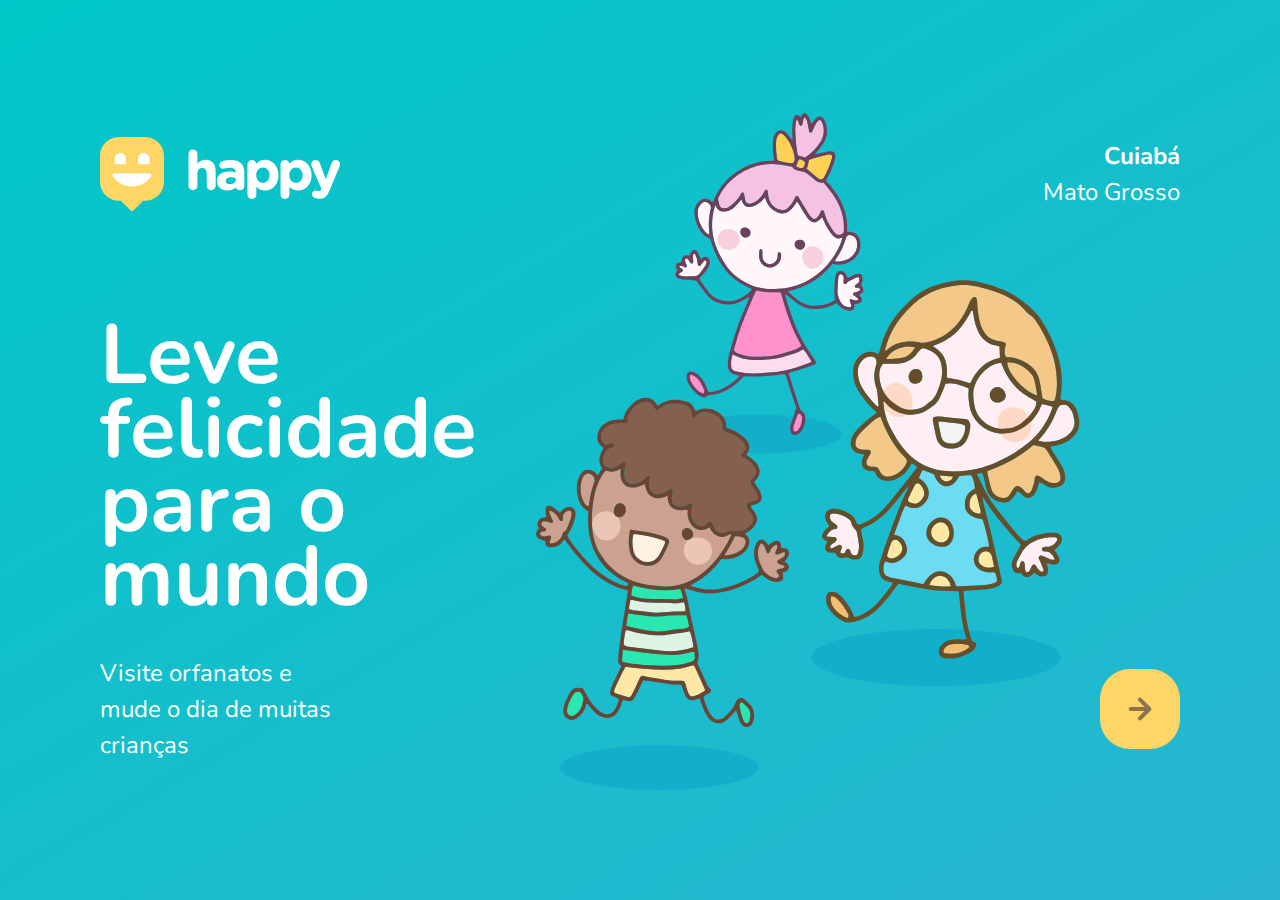
<file: index.html>
<!DOCTYPE html>
<html lang="pt_BR">
  <head>
    <meta charset="UTF-8" />
    <meta name="viewport" content="width=device-width, initial-scale=1.0" />
    <title>Happy</title>

    <link
      rel="shortcut icon"
      href="public/images/logo-icon.png"
      type="image/x-icon"
    />

    <link rel="stylesheet" href="public/css/main.css" />
    <link rel="stylesheet" href="public/css/animation.css" />
    <link rel="stylesheet" href="public/css/page-landing.css" />

    <link href="https://fonts.googleapis.com/css2?family=Nunito:wght@400;600;800&display=swap" rel="stylesheet">

  </head>
  <body id="body">
    <div id="page-landing">
      <div id="container">
        <header>
          <img
          class="animate-up"
          id="logo" 
          src="public/images/logo.svg" 
          alt="Logomarca de Happy" />

          <div class="location animate-up">
            <strong>Cuiabá</strong>
            <p>Mato Grosso</p>
          </div>
        </header>

        <main>
          <h1 class="animate-up">Leve felicidade para o mundo</h1>

          <section class="visit">
            <p class="animate-up">Visite orfanatos e mude o dia de muitas crianças</p>

            <a href="orphanages.html" title="Visite orfanatos" class="animate-up">
                <img src="public/images/arrow.svg" alt="Ir para o mapa" />
            </a>
          </section>
        </main>
      </div>
    </div>
  </body>
</html>
</file>
<file: public/css/main.css>
@charset "UFT-8";

* {
    margin: 0;
    padding: 0;
    box-sizing: border-box;
}

body {
    height: 100vh;
    color: white;
    background: #ebf2f5;
}

:root {
    font-size: 62.5%;
}

body, 
input, 
button, 
textarea {
    font: 400 1.8rem/1 "Nunito", sans-serif;
}
</file>
<file: public/css/animation.css>
/* animações*/

@keyframes up{
    from {
        opacity: 0;
        transform: translateY(16px);
    }

    to {
        opacity: 1;
        transform: translateY(0);
    }
}

@keyframes right {
    from {
        transform: translateX(-100%);
    }

    to {
        transform: translateX(0);
    }
}

@keyframes appear {
    from {
        opacity: 0;
    }

    to {
        opacity: 1;
    }
}

.animate-up {
    animation-name: up;
    animation-duration: 300ms;
    animation-fill-mode: backwards;
}

.animate-right {
    animation-name: right;
    animation-duration: 300ms;
}

.animate-appear {
    animation-name: appear;
    animation-duration: 300ms;
    animation-fill-mode: backwards;
}
</file>
<file: public/css/page-landing.css>
#page-landing {
  background: linear-gradient(329.54deg, #29b6d1 0%, #00c7c7 100%);

  text-align: center;
  min-height: 100vh;

  display: flex;
}

#container {
  margin: auto;

  width: min(90%, 112rem);
}

.location,
h1,
.visit p {
  height: 16vh;
}

#logo {
  animation-delay: 50ms;
}

.location {
  animation-delay: 100ms;
}

main h1 {
  animation-delay: 150ms;
  font-size: clamp(4rem, 8vw, 8.4rem);
}

.visit p {
  animation-delay: 200ms;
}

.visit a {
  width: 8rem;
  height: 8rem;
  background-color: #ffd666;

  border: none;
  border-radius: 3rem;

  display: flex;
  align-items: center;
  justify-content: center;

  margin: auto;

  transition: background 200ms;
  animation-delay: 250ms;
}

.visit a:hover {
  background-color: #96feff;
}

/* desktop version */
@media (min-width: 760px) {
  #container {
    padding: 5rem 2rem;
    /* shorthand background: image repeat position / size */
    background: url("../images/bg.svg") no-repeat 80% /
      clamp(30rem, 54vw, 56rem);
  }
  header {
    display: flex;
    align-items: center;
    justify-content: space-between;
  }

  .location,
  h1,
  .visit p {
    height: initial;
    text-align: initial;
  }

  .location {
    text-align: right;
    font-size: 2.4rem;
    line-height: 1.5;
  }

  main h1 {
    font-weight: bold;
    line-height: 0.88;

    margin: clamp(10%, 9vh, 12%) 0 4rem;

    width: min(300px, 80%);
  }

  .visit {
    display: flex;
    align-items: center;
    justify-content: space-between;
  }

  .visit p {
    font-size: 2.4rem;
    line-height: 1.5;
    width: clamp(20rem, 20vw, 30rem);
  }

  .visit a {
    margin: initial;
  }
}
</file>
